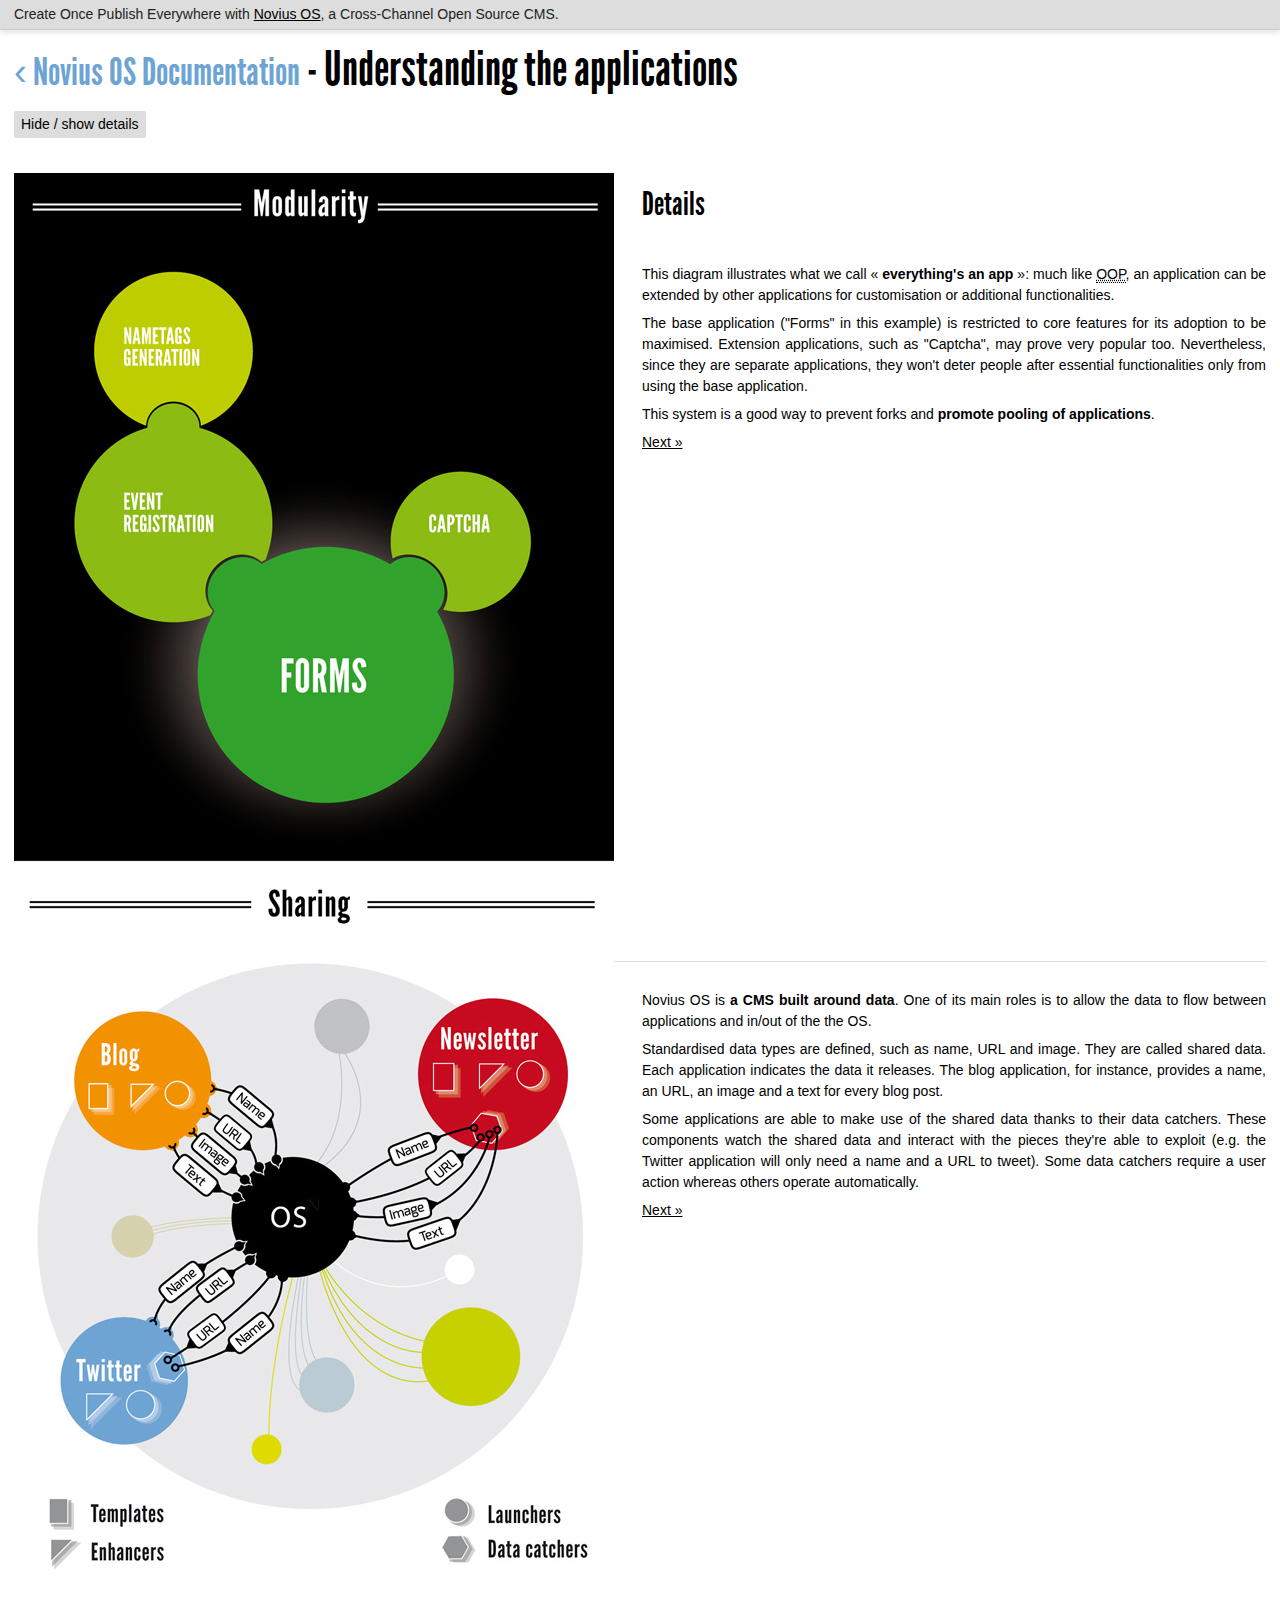
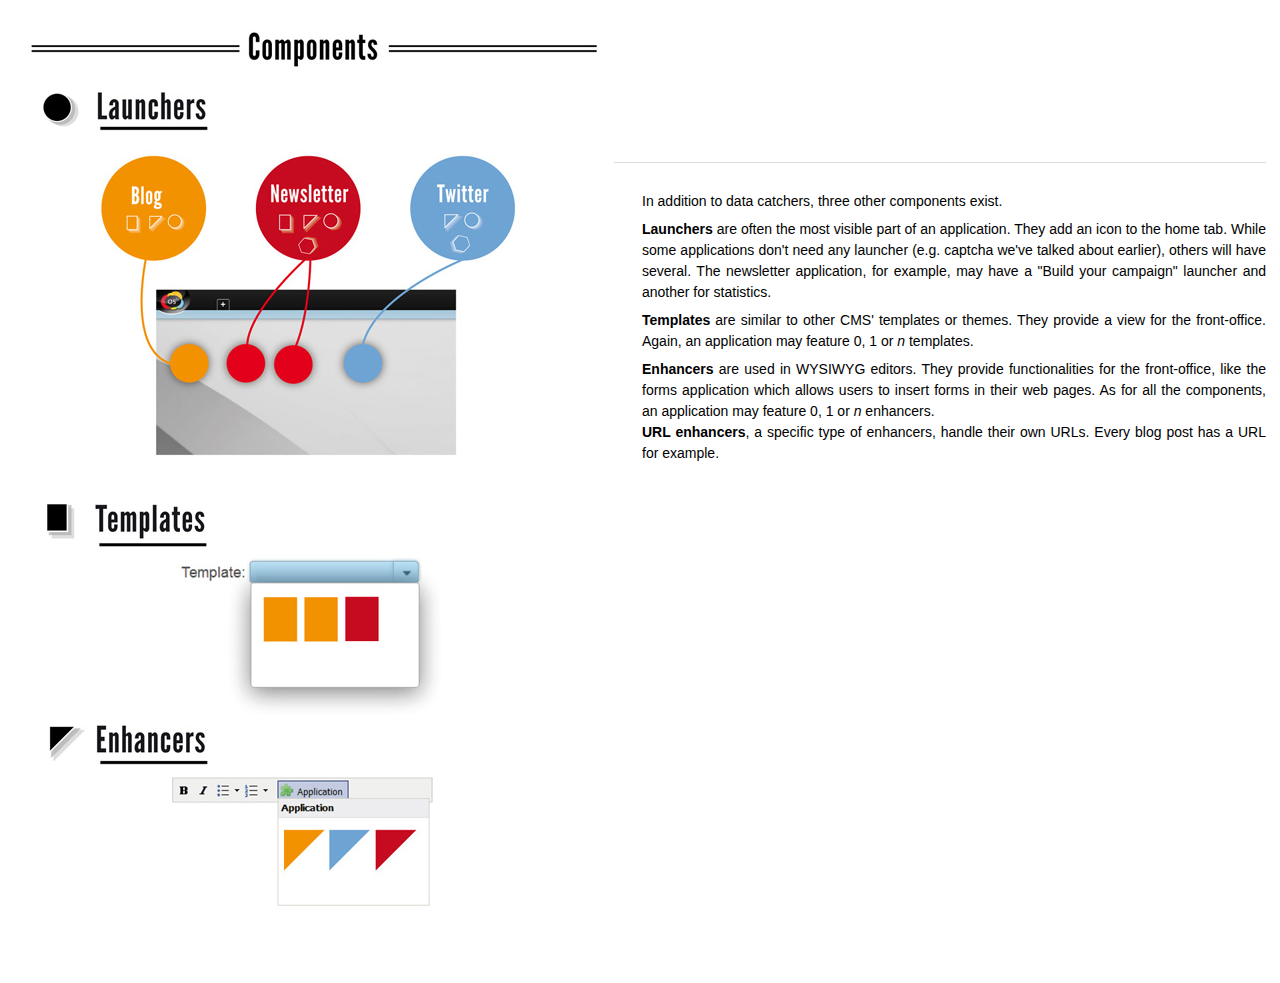
<file: applications.html>
﻿<!DOCTYPE html>
<html lang="en">
  <head>
    <meta charset="utf-8" />
    
    <title>Novius OS Documentation - Understanding the applications</title>  
      
    <link href="stylesheets/screen.css" media="screen, projection" rel="stylesheet" type="text/css" />
    <link href="stylesheets/print.css" media="print" rel="stylesheet" type="text/css" />
    <!--[if IE]>
    <link href="stylesheets/ie.css" media="screen, projection" rel="stylesheet" type="text/css" />
    <![endif]-->  
    
    <script type="text/javascript" src="javascripts/jquery-1.6.2.min.js"></script>  
    <script type="text/javascript">
    (function($) {
      $(function() {
        $("#hide-details").click(function() {
          $("#details").fadeToggle("slow");
        });		    
      
        $("#details a:not(.external)").click(function(event){		
          event.preventDefault();             
          $('html,body').animate({scrollTop:$($(this).attr("href")).offset().top}, "slow");             
        });		
      });
    })(jQuery);
    </script>
  </head>
  <body id="applications">

    <header>Create Once Publish Everywhere with <a href="http://www.novius-os.org/en/" target="_blank">Novius OS</a>, a Cross-Channel Open Source CMS.</header>
    <h1><a href="http://github.com/novius-os/novius-os/wiki" id="back-home">Novius OS Documentation</a> - Understanding the applications</h1>
    
    <nav>
      <ul>
        <li><a href="#" id="hide-details">Hide / show details</a></li>
      </ul>
    </nav>
    
    <section>
      <img src="images/applications-infographic.jpg" alt="Understanding the applications in Novius OS" />
      <div id="details">
        <h2>Details</h2>
        <article id="modularity">
          <p>This diagram illustrates what we call &laquo;&nbsp;<strong>everything's an app</strong>&nbsp;&raquo;: much like <abbr title="Object-Oriented Programming">OOP</abbr>, an application can be extended by other applications for customisation or additional functionalities.</p>
          <p>The base application ("Forms" in this example) is restricted to core features for its adoption to be maximised. Extension applications, such as "Captcha", may prove very popular too. Nevertheless, since they are separate applications, they won't deter people after essential functionalities only from using the base application.</p>
          <p>This system is a good way to prevent forks and <strong>promote pooling of applications</strong>.</p>
          <p><a href="#sharing">Next &raquo;</a></p>
        </article>
        <article id="sharing">
          <p>Novius OS is <strong>a CMS built around data</strong>. One of its main roles is to allow the data to flow between applications and in/out of the the OS.</p>
          <p>Standardised data types are defined, such as name, URL and image. They are called shared data. Each application indicates the data it releases. The blog application, for instance, provides a name, an URL, an image and a text for every blog post.</p>
          <p>Some applications are able to make use of the shared data thanks to their data catchers. These components watch the shared data and interact with the pieces they're able to exploit (e.g. the Twitter application will only need a name and a URL to tweet). Some data catchers require a user action whereas others operate automatically.</p>
          <p><a href="#components">Next &raquo;</a></p>
        </article>
        <article id="components">
          <p>In addition to data catchers, three other components exist.</p>
          <p><strong>Launchers</strong> are often the most visible part of an application. They add an icon to the home tab. While some applications don't need any launcher (e.g. captcha we've talked about earlier), others will have several. The newsletter application, for example, may have a "Build your campaign" launcher and another for statistics.</p>
          <p><strong>Templates</strong> are similar to other CMS' templates or themes. They provide a view for the front-office. Again, an application may feature 0, 1 or <em>n</em> templates.</p>
          <p><strong>Enhancers</strong> are used in WYSIWYG editors. They provide functionalities for the front-office, like the forms application which allows users to insert forms in their web pages. As for all the components, an application may feature 0, 1 or <em>n</em> enhancers.<br />
          <strong>URL enhancers</strong>, a specific type of enhancers, handle their own URLs. Every blog post has a URL for example.</p>
        </article>
      </div>
    </section>

  </body>
</html>
</file>
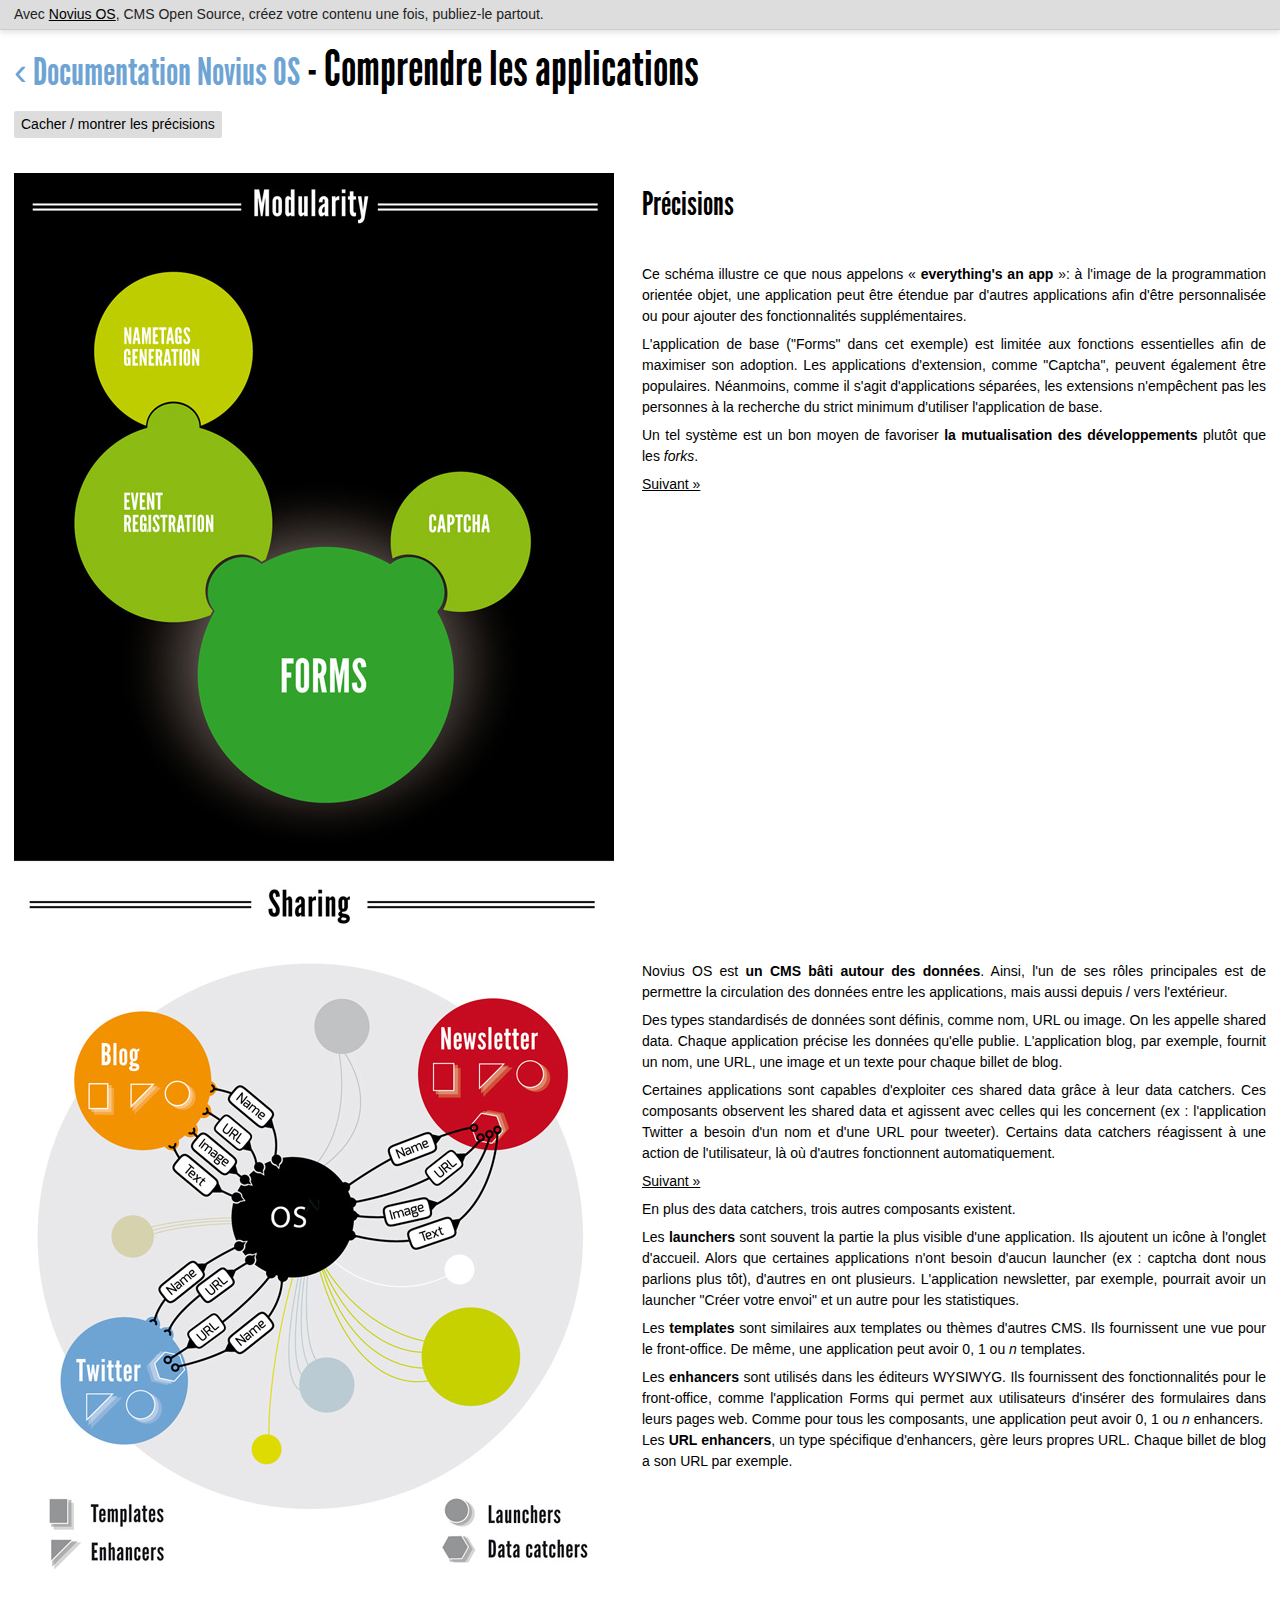
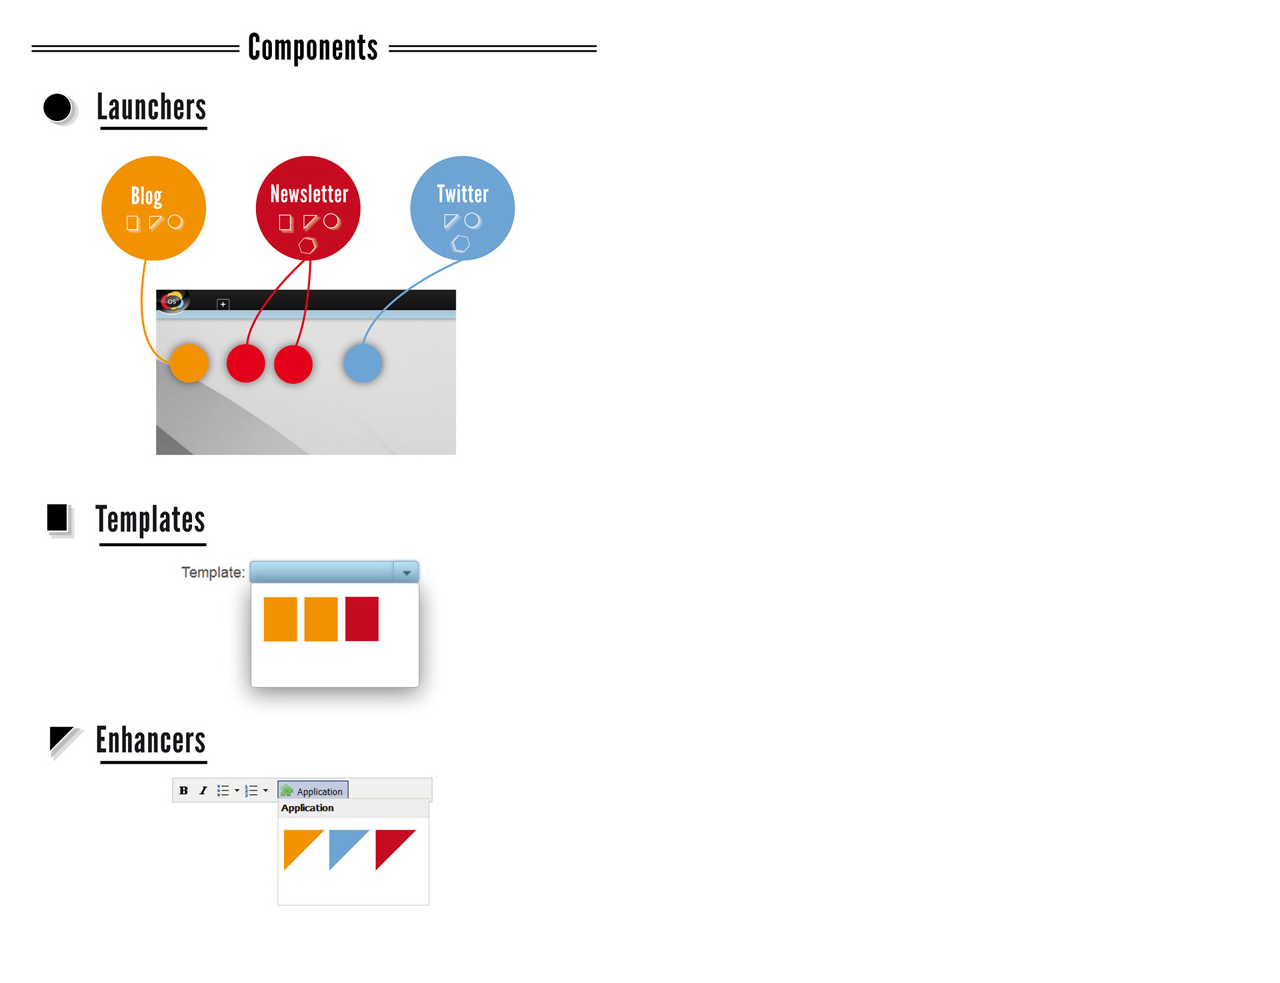
<file: fr/applications.html>
﻿<!DOCTYPE html>
<html lang="en">
  <head>
    <meta charset="utf-8" />
    
    <title>Documentation Novius OS - Comprendre les applications</title>  
    
    <link href="../stylesheets/screen.css" media="screen, projection" rel="stylesheet" type="text/css" />
    <link href="../stylesheets/print.css" media="print" rel="stylesheet" type="text/css" />
    <!--[if IE]>
    <link href="../stylesheets/ie.css" media="screen, projection" rel="stylesheet" type="text/css" />
    <![endif]-->
    
    <script type="text/javascript" src="../javascripts/jquery-1.6.2.min.js"></script>  
    <script type="text/javascript">
    (function($) {
      $(function() {
        $("#hide-details").click(function() {
          $("#details").fadeToggle("slow");
        });		    
      
        $("#details a:not(.external)").click(function(event){		
          event.preventDefault();             
          $('html,body').animate({scrollTop:$($(this).attr("href")).offset().top}, "slow");             
        });		
      });
    })(jQuery);
    </script>
  </head>
  <body id="applications">

    <header>Avec <a href="http://www.novius-os.org" target="_blank">Novius OS</a>, CMS Open Source, créez votre contenu une fois, publiez-le partout.</header>
    <h1><a href="index.html" id="back-home">Documentation Novius OS</a> - Comprendre les applications</h1>
    
    <nav>
      <ul>
        <li><a href="#" id="hide-details">Cacher / montrer les précisions</a></li>
      </ul>
    </nav>
    
    <section>
      <img src="../images/applications-infographic.jpg" alt="Comprendre les applications dans Novius OS" />
      <div id="details">
        <h2>Précisions</h2>
        <article id="modularity">
          <p>Ce schéma illustre ce que nous appelons &laquo;&nbsp;<strong>everything's an app</strong>&nbsp;&raquo;: à l'image de la programmation orientée objet, une application peut être étendue par d'autres applications afin d'être personnalisée ou pour ajouter des fonctionnalités supplémentaires.</p>
          <p>L'application de base ("Forms" dans cet exemple) est limitée aux fonctions essentielles afin de maximiser son adoption. Les applications d'extension, comme "Captcha", peuvent également être populaires. Néanmoins, comme il s'agit d'applications séparées, les extensions n'empêchent pas les personnes à la recherche du strict minimum d'utiliser l'application de base.</p>
          <p>Un tel système est un bon moyen de favoriser <strong>la mutualisation des développements</strong> plutôt que les <em>forks</em>.</p>
          <p><a href="#sharing">Suivant &raquo;</a></p>
        </div>
        <article id="sharing">
          <p>Novius OS est <strong>un CMS bâti autour des données</strong>. Ainsi, l'un de ses rôles principales est de permettre la circulation des données entre les applications, mais aussi depuis / vers l'extérieur.</p>
          <p>Des types standardisés de données sont définis, comme nom, URL ou image. On les appelle shared data. Chaque application précise les données qu'elle publie. L'application blog, par exemple, fournit un nom, une URL, une image et un texte pour chaque billet de blog.</p>
          <p>Certaines applications sont capables d'exploiter ces shared data grâce à leur data catchers. Ces composants observent les shared data et agissent avec celles qui les concernent (ex : l'application Twitter a besoin d'un nom et d'une URL pour tweeter). Certains data catchers réagissent à une action de l'utilisateur, là où d'autres fonctionnent automatiquement.</p>
          <p><a href="#components">Suivant &raquo;</a></p>
        </div>
        <article id="components">
          <p>En plus des data catchers, trois autres composants existent.</p>
          <p>Les <strong>launchers</strong> sont souvent la partie la plus visible d'une application. Ils ajoutent un icône à l'onglet d'accueil. Alors que certaines applications n'ont besoin d'aucun launcher (ex : captcha dont nous parlions plus tôt), d'autres en ont plusieurs. L'application newsletter, par exemple, pourrait avoir un launcher "Créer votre envoi" et un autre pour les statistiques.</p>
          <p>Les <strong>templates</strong> sont similaires aux templates ou thèmes d'autres CMS. Ils fournissent une vue pour le front-office. De même, une application peut avoir 0, 1 ou <em>n</em> templates.</p>
          <p>Les <strong>enhancers</strong> sont utilisés dans les éditeurs WYSIWYG. Ils fournissent des fonctionnalités pour le front-office, comme l'application Forms qui permet aux utilisateurs d'insérer des formulaires dans leurs pages web. Comme pour tous les composants, une application peut avoir 0, 1 ou <em>n</em> enhancers.<br />
          Les <strong>URL enhancers</strong>, un type spécifique d'enhancers, gère leurs propres URL. Chaque billet de blog a son URL par exemple.</p>
        </div>
      </div>
    </section>

  </body>
</html>
</file>
<file: stylesheets/screen.css>
@charset "UTF-8";
/*
  COLOPHON
  CSS framework: Compass / SASS                     | http://compass-style.org
  Type: League Gothic by M Rich and C Hadilaksono   | http://www.theleagueofmoveabletype.com/league-gothic
  Typographic scale: by The Happy Bit               | http://thehappybit.com/2012/03/flexible-css-typographic-scale/
*/
html, body, div, span, applet, object, iframe,
h1, h2, h3, h4, h5, h6, p, nav, blockquote, pre,
a, abbr, acronym, address, big, cite, code,
del, dfn, em, img, ins, kbd, q, s, samp,
small, strike, strong, sub, sup, tt, var,
b, u, i, center,
dl, dt, dd, ol, ul, li,
fieldset, form, label, legend,
table, caption, tbody, tfoot, thead, tr, th, td,
article, aside, canvas, details, embed,
figure, figcaption, footer, header, hgroup,
menu, nav, output, ruby, section, summary,
time, mark, audio, video {
  margin: 0;
  padding: 0;
  border: 0;
  font-size: 100%;
  font: inherit;
  vertical-align: baseline;
}

body {
  line-height: 1;
}

ol, ul {
  list-style: none;
}

table {
  border-collapse: collapse;
  border-spacing: 0;
}

caption, th, td {
  text-align: left;
  font-weight: normal;
  vertical-align: middle;
}

q, blockquote {
  quotes: none;
}
q:before, q:after, blockquote:before, blockquote:after {
  content: "";
  content: none;
}

a img {
  border: none;
}

article, aside, details, figcaption, figure, footer, header, hgroup, menu, nav, section, summary {
  display: block;
}

@font-face {
  font-family: "League Gothic";
  src: url("../league_gothic.otf") format("truetype");
}

html {
  font-size: 14px;
}

body {
  margin: 0rem;
  font: 100%/1.5em sans-serif;
}

h1, h2, h3, h4 {
  font-family: "League Gothic", sans-serif;
}

h1 {
  font-size: 3.4285714285714284em;
  line-height: 1.3125em;
  margin: 0.5rem 1rem;
}
h1 a {
  text-decoration: none;
  color: #6ea4d4;
  font-size: 0.8em;
}

h2 {
  font-size: 2.2857142857142856em;
  line-height: 1.96875em;
}

h3 {
  font-size: 1.7142857142857142em;
  line-height: 1.75em;
}

h4 {
  font-size: 1.5em;
  line-height: 2em;
}

p, nav {
  margin-bottom: 0.5em;
}

a {
  color: black;
}

strong {
  font-weight: bold;
}

em {
  font-style: italic;
}

abbr {
  border-bottom: 1px dotted black;
}

header {
  background-color: #dddddd;
  color: #222222;
  padding: 0.3em 1em;
  border-bottom: 1px solid #CCCCCC;
  -moz-box-shadow: 0 3px 5px rgba(0, 0, 0, 0.1);
  -webkit-box-shadow: 0 3px 5px rgba(0, 0, 0, 0.1);
  -o-box-shadow: 0 3px 5px rgba(0, 0, 0, 0.1);
  box-shadow: 0 3px 5px rgba(0, 0, 0, 0.1);
}

nav:after {
  content: " ";
  display: block;
  clear: both;
}
nav li {
  float: left;
  margin: 0 1rem 2rem;
}
nav a {
  display: inline-block;
  text-decoration: none;
  background: #dddddd;
  border-radius: 2px;
  padding: 0.2em 0.5em;
}
nav a:hover {
  color: white;
  background: #CB2032;
}

section {
  margin: 0 1rem;
  text-align: justify;
}
section ul {
  list-style-type: square;
  margin-left: 1em;
}

table {
  margin-bottom: 2rem;
  width: 100%;
}

tr:hover td {
  background: #98C32F !important;
}

th {
  background: #222222;
  color: white;
  text-transform: uppercase;
  padding: 0.5em 0.5rem;
  font-weight: bold;
  border-bottom: 1px solid #dddddd;
}
th a {
  text-transform: lowercase;
  margin-left: 1rem;
  font-size: 0.9em;
}

td {
  padding: 0.3em 0.5rem;
  border-bottom: 1px solid #dddddd;
}

.warning {
  border: 1px solid #CD0A0A;
  color: #CD0A0A;
  padding: 0.3em 0.5em;
  -moz-border-radius: 2px;
  -webkit-border-radius: 2px;
  -o-border-radius: 2px;
  -ms-border-radius: 2px;
  -khtml-border-radius: 2px;
  border-radius: 2px;
}

a#back-home:before {
  content: "‹\0000a0";
}

#glossary table {
  margin-bottom: 5rem;
}
#glossary th {
  font-size: 1.15em;
}
#glossary th:first-child {
  padding-left: 1rem !important;
}
#glossary th:nth-child(2) a {
  color: white;
  margin: 0;
}
#glossary th:nth-child(3) {
  color: #dddddd !important;
}
#glossary tr:not(:first-child) th {
  background: #dddddd;
  color: black;
  font-weight: normal;
  padding: 0.3em 0.5rem;
  text-align: left;
}
#glossary td:first-child {
  font-size: 1.15em;
  padding-left: 1rem;
}
#glossary td:last-child {
  padding-right: 1rem;
}
#glossary td:nth-child(3) {
  color: #777;
}
#glossary td.n-a {
  background: #dddddd;
}
#glossary td.fuzzy {
  background: #EE7C1C;
}
#glossary td.more-info {
  border-top: 3px solid #dddddd;
  font-size: 1em;
  font-style: italic;
}

#applications img {
  float: left;
  margin: 0 2rem 5rem 0;
}
#applications #details article {
  border-bottom: 1px solid #dddddd;
  padding: 2rem 0;
  -moz-box-sizing: padding-box;
  -webkit-box-sizing: padding-box;
  -ms-box-sizing: padding-box;
  box-sizing: padding-box;
}
#applications #details article#modularity {
  height: 669px;
}
#applications #details article#sharing {
  height: 744px;
}
#applications #details article:last-child {
  border: none;
}

#styleguide section {
  max-width: 1000px;
}
#styleguide h2 {
  border-bottom: 5px solid #6ea4d4;
  line-height: 1.5em;
  margin: 1em 0 0.3em;
}
#styleguide td.copy {
  background-color: #EEE;
}
#styleguide td.copy:before {
  content: "‘";
}
#styleguide td.copy:after {
  content: "’";
}
#styleguide #fr td.copy:before {
  content: "«\0000a0";
}
#styleguide #fr td.copy:after {
  content: "\0000a0»";
}
</file>
<file: stylesheets/print.css>
/* Welcome to Compass. Use this file to define print styles.
 * Import this file using the following HTML or equivalent:
 * <link href="/stylesheets/print.css" media="print" rel="stylesheet" type="text/css" /> */
</file>
<file: stylesheets/ie.css>
/* Welcome to Compass. Use this file to write IE specific override styles.
 * Import this file using the following HTML or equivalent:
 * <!--[if IE]>
 *   <link href="/stylesheets/ie.css" media="screen, projection" rel="stylesheet" type="text/css" />
 * <![endif]--> */
</file>
